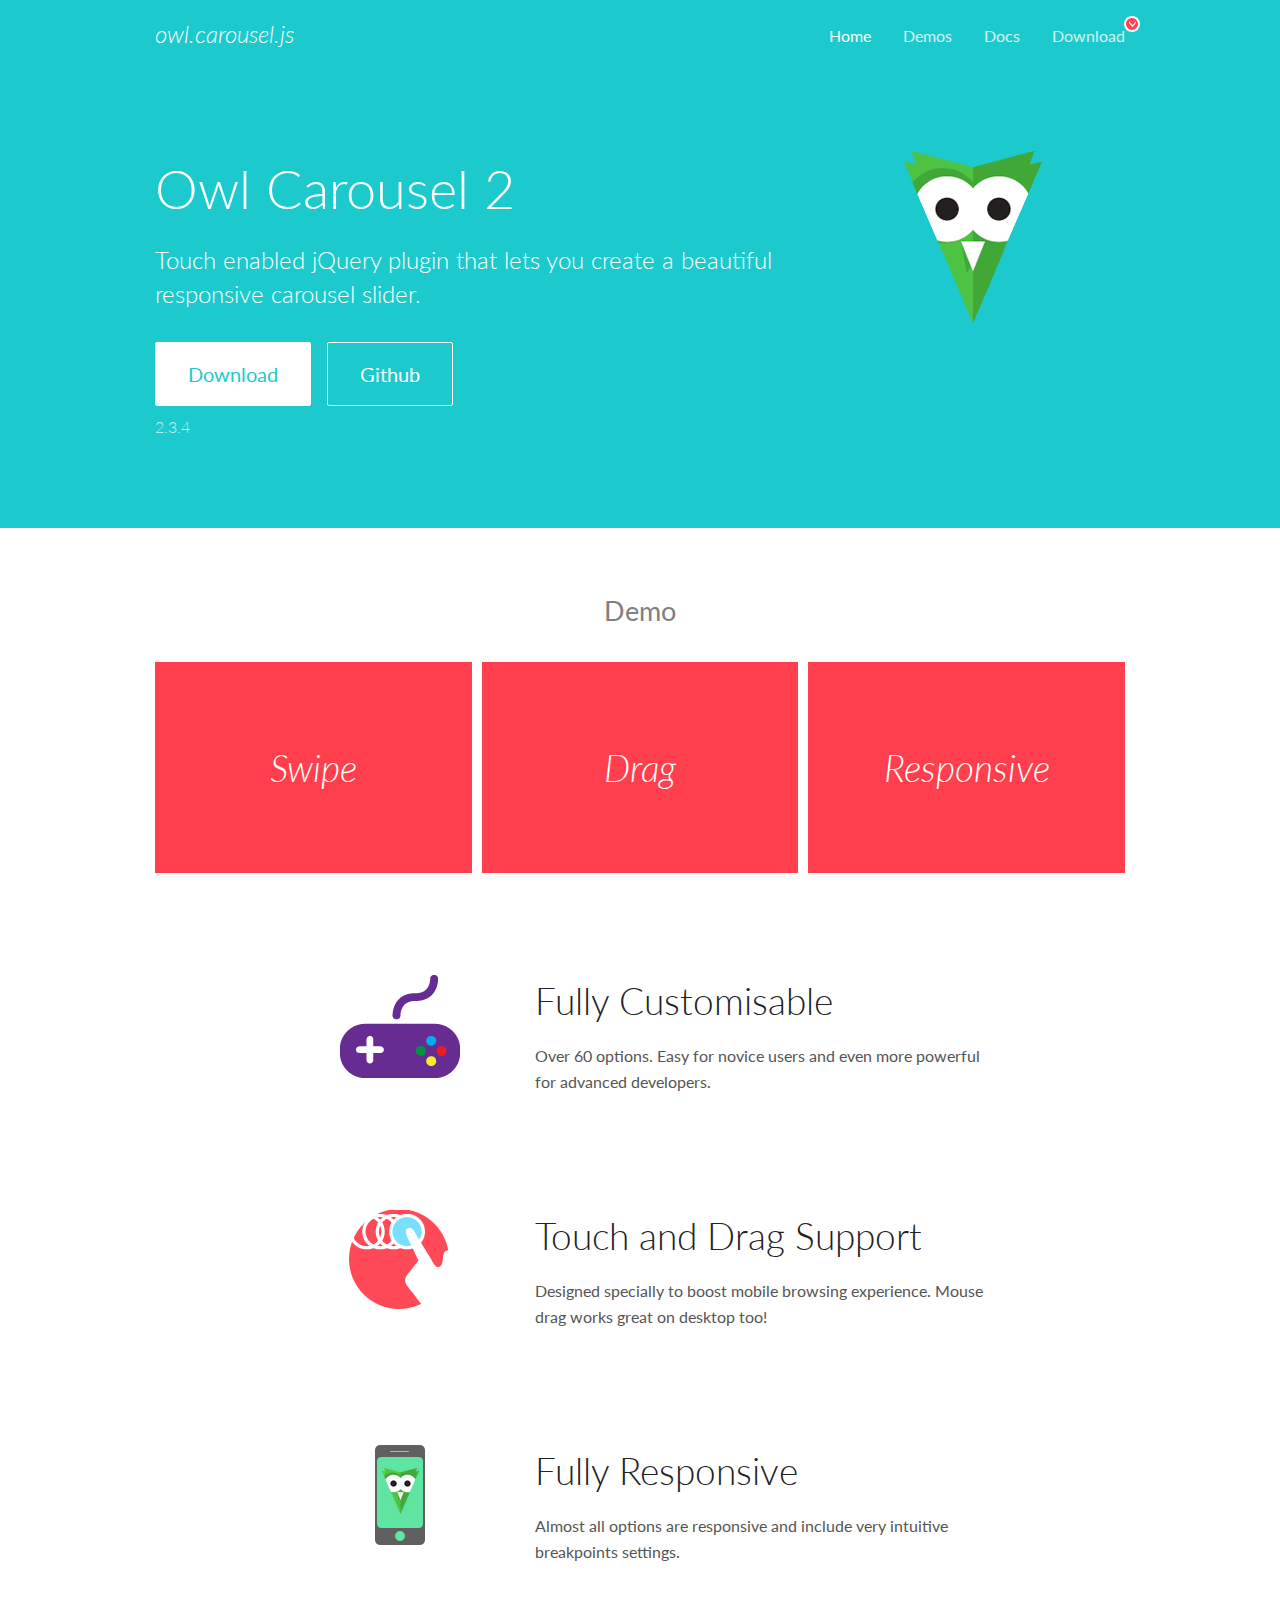
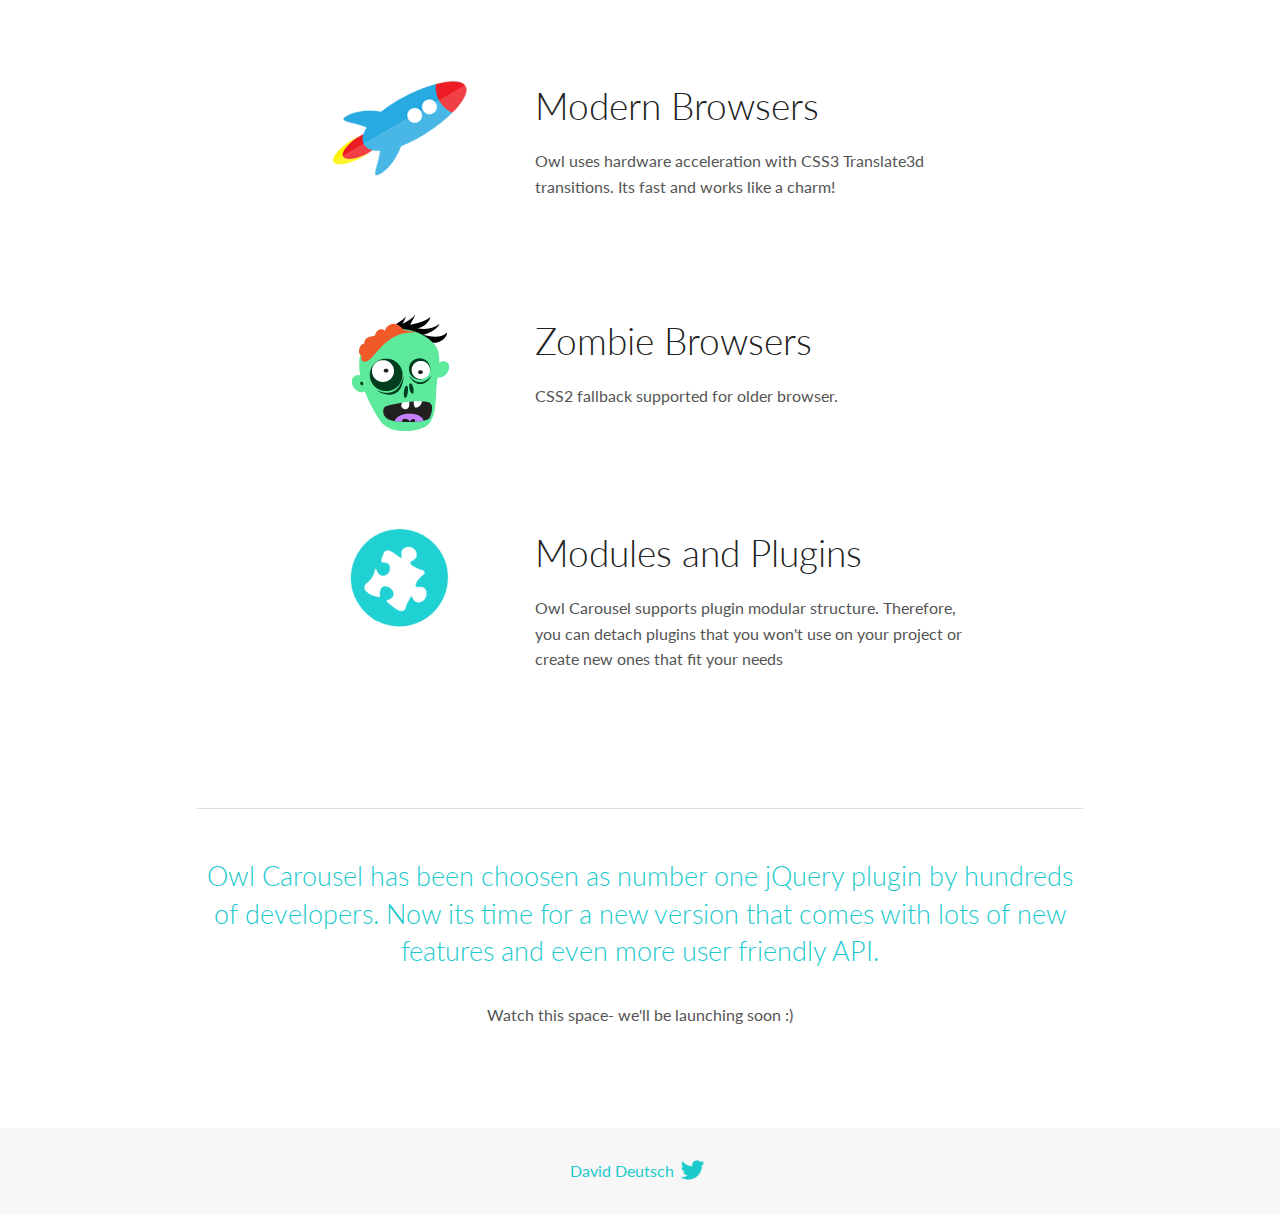
<file: assets/OwlCarousel2-2.3.4/docs/index.html>
<!DOCTYPE html>
<html lang="en">
  <head>

    <!-- head -->
    <meta charset="utf-8">
    <meta name="msapplication-tap-highlight" content="no" />
    <meta name="viewport" content="width=device-width, initial-scale=1.0" />
    <meta name="description" content="Touch enabled jQuery plugin that lets you create beautiful responsive carousel slider.">
    <meta name="author" content="David Deutsch">
    <title>
      Home | Owl Carousel | 2.3.4
    </title>

    <!-- Stylesheets -->
    <link href='https://fonts.googleapis.com/css?family=Lato:300,400,700,400italic,300italic' rel='stylesheet' type='text/css'>
    <link rel="stylesheet" href="assets/css/docs.theme.min.css">

    <!-- Owl Stylesheets -->
    <link rel="stylesheet" href="assets/owlcarousel/assets/owl.carousel.min.css">
    <link rel="stylesheet" href="assets/owlcarousel/assets/owl.theme.default.min.css">

    <!-- HTML5 shim and Respond.js IE8 support of HTML5 elements and media queries -->

    <!--[if lt IE 9]>
      <script src="https://oss.maxcdn.com/libs/html5shiv/3.7.0/html5shiv.js"></script>
      <script src="https://oss.maxcdn.com/libs/respond.js/1.3.0/respond.min.js"></script>
    <![endif]-->

    <!-- Favicons -->
    <link rel="apple-touch-icon-precomposed" sizes="144x144" href="assets/ico/apple-touch-icon-144-precomposed.png">
    <link rel="shortcut icon" href="assets/ico/favicon.png">
    <link rel="shortcut icon" href="favicon.ico">

    <!-- Yeah i know js should not be in header. Its required for demos.-->

    <!-- javascript -->
    <script src="assets/vendors/jquery.min.js"></script>
    <script src="assets/owlcarousel/owl.carousel.js"></script>
  </head>
  <body>

    <!-- header -->
    <header class="header">
      <div class="row">
        <div class="large-12 columns">
          <div class="brand left">
            <h3>
              <a href="/OwlCarousel2/">owl.carousel.js</a> 
            </h3>
          </div>
          <a id="toggle-nav" class="right">
            <span></span> <span></span> <span></span> 
          </a> 
          <div class="nav-bar">
            <ul class="clearfix">
              <li class="active">
                <a href="/OwlCarousel2/index.html">Home</a> 
              </li>
              <li> <a href="/OwlCarousel2/demos/demos.html">Demos</a>  </li>
              <li> <a href="/OwlCarousel2/docs/started-welcome.html">Docs</a>  </li>
              <li>
                <a href="https://github.com/OwlCarousel2/OwlCarousel2/archive/2.3.4.zip">Download</a> 
                <span class="download"></span> 
              </li>
            </ul>
          </div>
        </div>
      </div>
    </header>

    <!-- home panel -->
    <section id="hero">
      <div class="row">
        <div class="large-8 medium-8 columns">
          <h1>Owl Carousel 2</h1>
          <h4>Touch enabled jQuery plugin that lets you create a beautiful responsive carousel slider.</h4>
          <a href="https://github.com/OwlCarousel2/OwlCarousel2/archive/2.3.4.zip" class="hero-button">Download</a> 
          <a href="https://github.com/OwlCarousel2/OwlCarousel2" class="hero-button outline">Github</a> 
          <p>2.3.4</p>
        </div>
        <div class="large-4 medium-4 columns">
          <img class="owl-logo" src="assets/img/owl-logo.png" alt="mr. Owl">
        </div>
      </div>
    </section>

    <!-- body -->
    <div class="home-demo">
      <div class="row">
        <div class="large-12 columns">
          <h3>Demo</h3>
          <div class="owl-carousel">
            <div class="item">
              <h2>Swipe</h2>
            </div>
            <div class="item">
              <h2>Drag</h2>
            </div>
            <div class="item">
              <h2>Responsive</h2>
            </div>
            <div class="item">
              <h2>CSS3</h2>
            </div>
            <div class="item">
              <h2>Fast</h2>
            </div>
            <div class="item">
              <h2>Easy</h2>
            </div>
            <div class="item">
              <h2>Free</h2>
            </div>
            <div class="item">
              <h2>Upgradable</h2>
            </div>
            <div class="item">
              <h2>Tons of options</h2>
            </div>
            <div class="item">
              <h2>Infinity</h2>
            </div>
            <div class="item">
              <h2>Auto Width</h2>
            </div>
          </div>
        </div>
      </div>
    </div>
    <script>
      var owl = $('.owl-carousel');
      owl.owlCarousel({
        margin: 10,
        loop: true,
        responsive: {
          0: {
            items: 1
          },
          600: {
            items: 2
          },
          1000: {
            items: 3
          }
        }
      })
    </script>

    <!-- features -->
    <div id="features">
      <div class="row">
        <div class="small-12 medium-9 small-centered columns">
          <section class="row feature">
            <div class="medium-4 small-12 columns">
              <img src="assets/img/feature-options.png" alt="">
            </div>
            <div class="medium-8 small-12 columns">
              <h2>Fully Customisable</h2>
              <p>Over 60 options. Easy for novice users and even more powerful for advanced developers.</p>
            </div>
          </section>
          <section class="row feature">
            <div class="medium-4 small-12 columns">
              <img src="assets/img/feature-drag.png" alt="">
            </div>
            <div class="medium-8 small-12 columns">
              <h2>Touch and Drag Support</h2>
              <p>Designed specially to boost mobile browsing experience. Mouse drag works great on desktop too!</p>
            </div>
          </section>
          <section class="row feature">
            <div class="medium-4 small-12 columns">
              <img src="assets/img/feature-responsive.png" alt="">
            </div>
            <div class="medium-8 small-12 columns">
              <h2>Fully Responsive</h2>
              <p>Almost all options are responsive and include very intuitive breakpoints settings.</p>
            </div>
          </section>
          <section class="row feature">
            <div class="medium-4 small-12 columns">
              <img src="assets/img/feature-modern.png" alt="">
            </div>
            <div class="medium-8 small-12 columns">
              <h2>Modern Browsers</h2>
              <p>Owl uses hardware acceleration with CSS3 Translate3d transitions. Its fast and works like a charm! </p>
            </div>
          </section>
          <section class="row feature">
            <div class="medium-4 small-12 columns">
              <img src="assets/img/feature-zombie.png" alt="">
            </div>
            <div class="medium-8 small-12 columns">
              <h2>Zombie Browsers</h2>
              <p>CSS2 fallback supported for older browser.</p>
            </div>
          </section>
          <section class="row feature">
            <div class="medium-4 small-12 columns">
              <img src="assets/img/feature-module.png" alt="">
            </div>
            <div class="medium-8 small-12 columns">
              <h2>Modules and Plugins</h2>
              <p>Owl Carousel supports plugin modular structure. Therefore, you can detach plugins that you won&#x27;t use on your project or create new ones that fit your needs</p>
            </div>
          </section>
        </div>
      </div>
    </div>

    <!-- footer -->
    <section id="teaser-text">
      <div class="row">
        <div class="small-12 medium-11 small-centered columns">
          <hr>
          <h3 id="owl-carousel-has-been-choosen-as-number-one-jquery-plugin-by-hundreds-of-developers-now-its-time-for-a-new-version-that-comes-with-lots-of-new-features-and-even-more-user-friendly-api-">Owl Carousel has been choosen as number one jQuery plugin by hundreds of developers. Now its time for a new version that comes with lots of new features and even more user friendly API.</h3>
          <p>Watch this space- we&#39;ll be launching soon :)</p>
        </div>
      </div>
    </section>

    <!-- footer -->
    <footer class="footer">
      <div class="row">
        <div class="large-12 columns">
          <h5>
            <a href="/OwlCarousel2/docs/support-contact.html">David Deutsch</a> 
            <a id="custom-tweet-button" href="https://twitter.com/share?url=https://github.com/OwlCarousel2/OwlCarousel2&text=Owl Carousel - This is so awesome! " target="_blank"></a> 
          </h5>
        </div>
      </div>
    </footer>

    <!-- vendors -->
    <script src="assets/vendors/highlight.js"></script>
    <script src="assets/js/app.js"></script>
  </body>
</html>
</file>
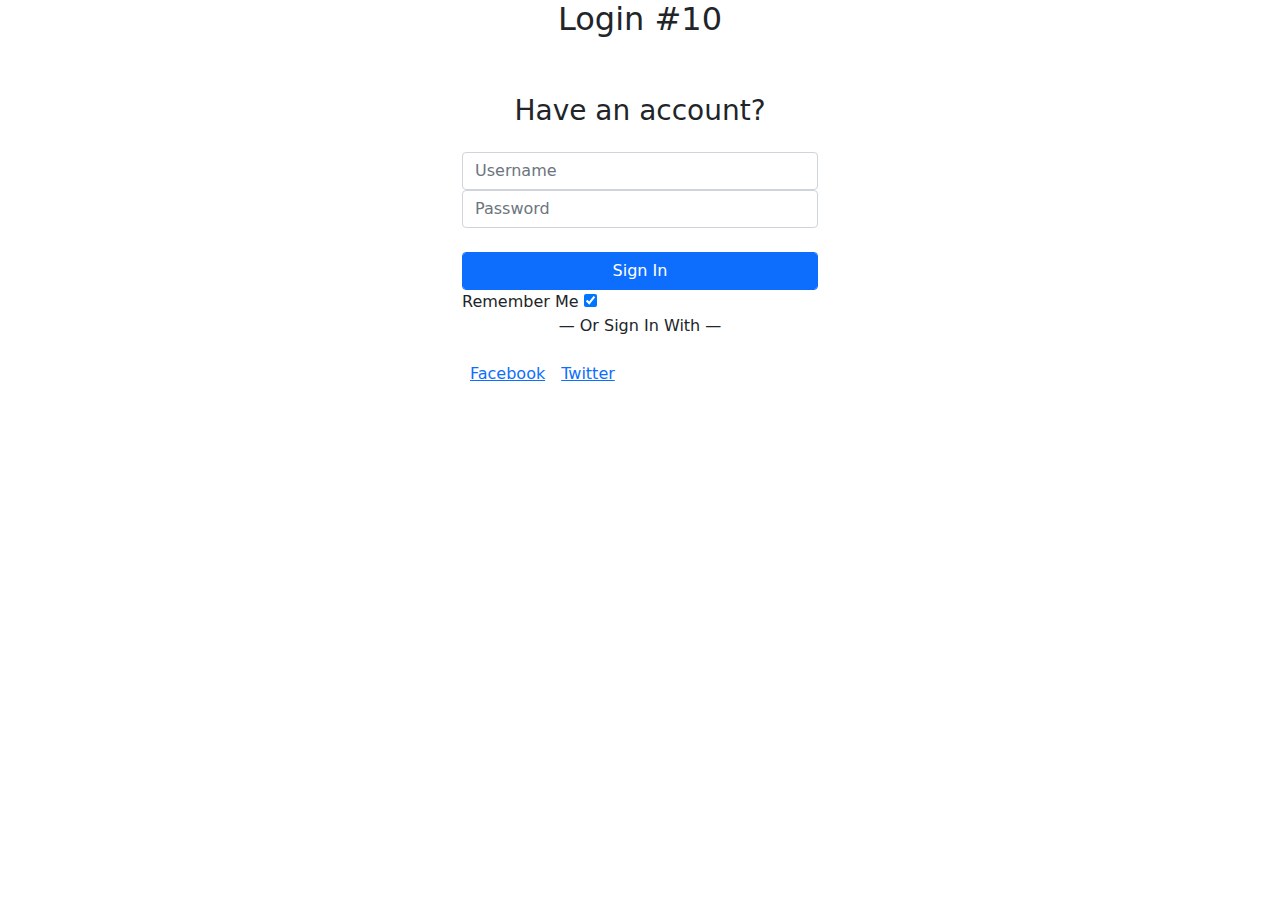
<file: login.html>
<!DOCTYPE html>
<html lang="en">
<head>
    <meta charset="UTF-8">
    <meta http-equiv="X-UA-Compatible" content="IE=edge">
    <meta name="viewport" content="width=device-width, initial-scale=1.0">
    <title>Document</title>
    <link rel="stylesheet" href="https://cdnjs.cloudflare.com/ajax/libs/font-awesome/6.3.0/css/all.min.css"
        integrity="sha512-SzlrxWUlpfuzQ+pcUCosxcglQRNAq/DZjVsC0lE40xsADsfeQoEypE+enwcOiGjk/bSuGGKHEyjSoQ1zVisanQ=="
        crossorigin="anonymous" referrerpolicy="no-referrer" />
    <link rel="stylesheet" href="./assets/Bootstrap/css/bootstrap.min.css" />
    <link rel="stylesheet" href="./assets/css/button.css">
    <link rel="stylesheet" href="./assets/css/hamburgermenu.css">
    <link rel="stylesheet" href="./assets/OwlCarousel2-2.3.4/dist/assets/owl.carousel.min.css">
    <link rel="stylesheet" href="./assets/OwlCarousel2-2.3.4/dist/assets/owl.theme.default.min.css">
    <link rel="stylesheet" href="./assets/slick-1.8.1/slick/slick.css">
    <link rel="stylesheet" href="./assets/slick-1.8.1/slick/slick-theme.css">
    <link rel="stylesheet" href="./assets/scss/login.css" />
</head>
<body>
    <section class="ftco-section">
		<div class="container">
			<div class="row justify-content-center">
				<div class="col-md-6 text-center mb-5">
					<h2 class="heading-section">Login #10</h2>
				</div>
			</div>
			<div class="row justify-content-center">
				<div class="col-md-6 col-lg-4">
					<div class="login-wrap p-0">
		      	<h3 class="mb-4 text-center">Have an account?</h3>
		      	<form action="#" class="signin-form">
		      		<div class="form-group">
		      			<input type="text" class="form-control" placeholder="Username" required>
		      		</div>
	            <div class="form-group">
	              <input id="password-field" type="password" class="form-control" placeholder="Password" required>
	              <span toggle="#password-field" class="fa fa-fw fa-eye field-icon toggle-password"></span>
	            </div>
	            <div class="form-group">
	            	<button type="submit" class="form-control btn btn-primary submit px-3">Sign In</button>
	            </div>
	            <div class="form-group d-md-flex">
	            	<div class="w-50">
		            	<label class="checkbox-wrap checkbox-primary">Remember Me
									  <input type="checkbox" checked>
									  <span class="checkmark"></span>
									</label>
								</div>
								<div class="w-50 text-md-right">
									<a href="#" style="color: #fff">Forgot Password</a>
								</div>
	            </div>
	          </form>
	          <p class="w-100 text-center">&mdash; Or Sign In With &mdash;</p>
	          <div class="social d-flex text-center">
	          	<a href="#" class="px-2 py-2 mr-md-1 rounded"><span class="ion-logo-facebook mr-2"></span> Facebook</a>
	          	<a href="#" class="px-2 py-2 ml-md-1 rounded"><span class="ion-logo-twitter mr-2"></span> Twitter</a>
	          </div>
		      </div>
				</div>
			</div>
		</div>
	</section>

    <script src="https://cdnjs.cloudflare.com/ajax/libs/jquery/3.6.4/jquery.min.js"
    integrity="sha512-pumBsjNRGGqkPzKHndZMaAG+bir374sORyzM3uulLV14lN5LyykqNk8eEeUlUkB3U0M4FApyaHraT65ihJhDpQ=="
    crossorigin="anonymous" referrerpolicy="no-referrer"></script>
<script src="./assets/slick-1.8.1/slick/slick.min.js"></script>
<script src="./assets/OwlCarousel2-2.3.4/"></script>
<script src="./assets/js/hamburgermenu.js"></script>
<script src="/assets/js/index.js"></script>
</body>
</html>
</file>
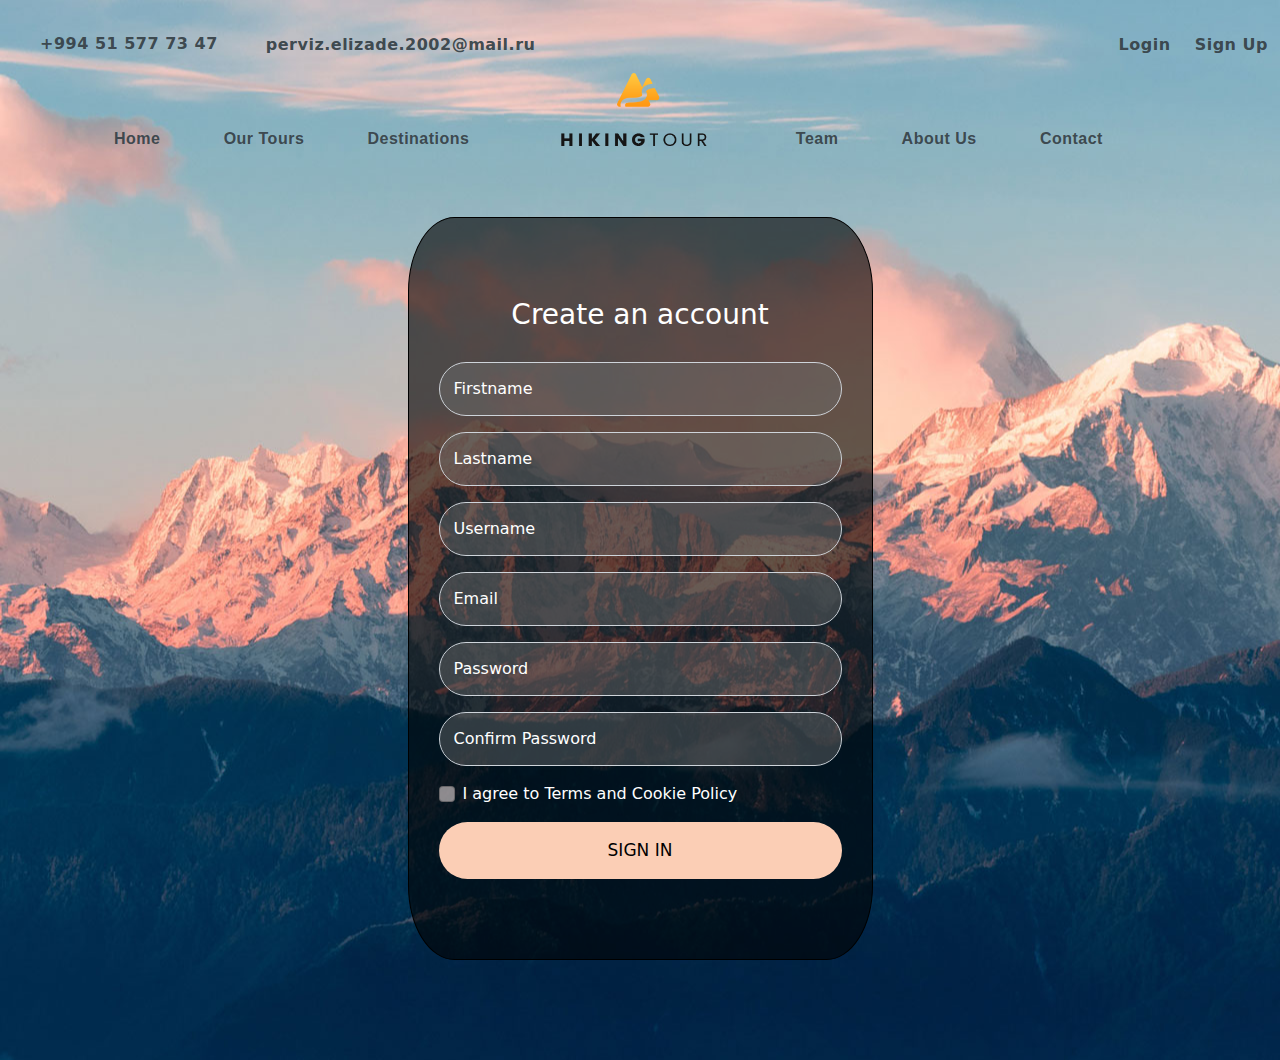
<file: register.html>
<!DOCTYPE html>
<html lang="en">

<head>
    <meta charset="UTF-8">
    <meta http-equiv="X-UA-Compatible" content="IE=edge">
    <meta name="viewport" content="width=device-width, initial-scale=1.0">
    <title>Document</title>
    <link rel="stylesheet" href="https://cdnjs.cloudflare.com/ajax/libs/font-awesome/6.3.0/css/all.min.css"
        integrity="sha512-SzlrxWUlpfuzQ+pcUCosxcglQRNAq/DZjVsC0lE40xsADsfeQoEypE+enwcOiGjk/bSuGGKHEyjSoQ1zVisanQ=="
        crossorigin="anonymous" referrerpolicy="no-referrer" />
    <link rel="stylesheet" href="./assets/Bootstrap/css/bootstrap.min.css" />
    <link rel="stylesheet" href="./assets/css/button.css">
    <link rel="stylesheet" href="./assets/css/hamburgermenu.css">
    <link rel="stylesheet" href="./assets/OwlCarousel2-2.3.4/dist/assets/owl.carousel.min.css">
    <link rel="stylesheet" href="./assets/OwlCarousel2-2.3.4/dist/assets/owl.theme.default.min.css">
    <link rel="stylesheet" href="./assets/slick-1.8.1/slick/slick.css">
    <link rel="stylesheet" href="./assets/slick-1.8.1/slick/slick-theme.css">
    <link rel="stylesheet" href="./assets/scss/register.css" />
</head>

<body>
    <header>
        <div id="topheader">
            <div class="container-fluid">
                <div class="row d-flex">
                    <div class="leftside col-lg-6 col-md-6 d-flex">
                        <div class="phone d-flex ">
                            <i class="fa-solid fa-phone"></i>
                            <a style="text-decoration: none;" href="tel:+9945157773">
                                <p>+994 51 577 73 47</p>
                            </a>
                        </div>
                        <div class="email d-md-none d-lg-block">
                            <i class="fa-solid  fa-envelope"></i>
                            <p><a style="text-decoration: none;" href="mailto:">perviz.elizade.2002@mail.ru</a></p>
                        </div>
                    </div>
                    <div class="rightside d-flex col-md-6 col-lg-6 ">
                        <div>
                            <a href="https://www.facebook.com/"><i class="fa-brands fa-square-facebook"></i></a>
                            <a href="https://www.flickr.com/"><i class="fa-brands fa-flickr"></i></a>
                            <a href="https://support.google.com/answer/2451065?hl=en"><i
                                    class="fa-brands fa-square-google-plus"></i></a>
                            <a href="https://twitter.com/"><i class="fa-brands fa-square-twitter"></i></a>
                            <a href=""><i class="fa-solid fa-lock"></i></a>
                            <span><a style="text-decoration: none;" href="./login.html">Login</a></span>
                            <i class="fa-solid fa-user"></i>
                            <span><a style="text-decoration: none;" href="./register.html">Sign Up</a></span>
                        </div>
                    </div>
                </div>
            </div>
        </div>

        <div id="bottomheader">
            <div class="container">
                <div class="row d-flex">
                    <div class="col-lg-11 d-lg-block d-md-none logoside">
                        <ul>
                            <li><a href="./index.html"> Home </a></li>
                            <li><a href="./tours.html"> Our Tours </a></li>
                            <li><a href="./destinations.html"> Destinations </a></li>
                            <li><a href="./index.html"><img src="./assets/images/slider/logo-hiking-1.png" alt=""></a>
                            </li>
                            <li><a href="./team.html"> Team</a></li>
                            <li><a href="./about.html"> About Us </a></li>
                            <li><a href="./contact.html"> Contact </a></li>
                        </ul>
                    </div>
                    <div class="mobile-logo d-flex align-items-center col-md-6 d-lg-none ">
                        <a href="./index.html"><img src="./assets/images/slider/logo-hiking-mobile-1.png" alt=""></a>
                    </div>
                    <div class="basketside col-lg-1 col-md-6 d-flex justify-content-end">
                        <i class="fa-solid basket fa-cart-shopping"></i>
                        <div class="hamburgermenu d-lg-none">
                            <ul class="toggle">
                                <li></li>
                                <li></li>
                                <li></li>
                            </ul>
                            <div class="sidebar">
                                <img src="./assets/images/slider/asets_20.jpg">
                                <ul class="menu">
                                    <li><a href="./index.html"> Home </a></li>
                                    <li><a href="./tours.html"> Our Tours </a></li>
                                    <li><a href="./search.html"> Tour Search </a></li>
                                    <li><a href="./destinations.html"> Destinations </a></li>
                                    <li><a href="./about.html"> About </a></li>
                                    <li><a href="./contact.html"> Contact </a></li>
                                </ul>
                            </div>
                        </div>
                    </div>

                </div>
            </div>
        </div>


        <div class="basket-menu d-none inside">
            <div class="title">
                <h5>Cart</h5>
                <i class="fa-solid X fa-x"></i>
            </div>

            <div class="items">             
                <div class="item">
                    <div class="image">
                        <img src="./assets/images/toursphotos/1f32b7f3-04e6-4a37-836b-817620cb5565.jpg" alt="">
                    </div>
                    <div class="desc">
                        <div class="about"><span class="count">5 x</span> <h6 class="name">Montenegro Hiking-Via Dinarica</h6></div>
                        <br><h5>$890.90</h5>
                    </div>
                    <div class="trash">
                        <i class="fa-solid fa-trash"></i>
                    </div>
                </div>
                <hr>
                <div class="item">
                    <div class="image">
                        <img src="./assets/images/toursphotos/1f32b7f3-04e6-4a37-836b-817620cb5565.jpg" alt="">
                    </div>
                    <div class="desc">
                        <div class="about"><span class="count">5 x</span> <h6 class="name">Montenegro Hiking-Via Dinarica</h6></div>
                        <br><h5>$890.90</h5>
                    </div>
                    <div class="trash">
                        <i class="fa-solid fa-trash"></i>
                    </div>
                </div>
                <hr>
                <div class="item">
                    <div class="image">
                        <img src="./assets/images/toursphotos/1f32b7f3-04e6-4a37-836b-817620cb5565.jpg" alt="">
                    </div>
                    <div class="desc">
                        <div class="about"><span class="count">5 x</span> <h6 class="name">Montenegro Hiking-Via Dinarica</h6></div>
                        <br><h5>$890.90</h5>
                    </div>
                    <div class="trash">
                        <i class="fa-solid fa-trash"></i>
                    </div>
                </div>
                <hr>
                <div class="item">
                    <div class="image">
                        <img src="./assets/images/toursphotos/1f32b7f3-04e6-4a37-836b-817620cb5565.jpg" alt="">
                    </div>
                    <div class="desc">
                        <div class="about"><span class="count">5 x</span> <h6 class="name">Montenegro Hiking-Via Dinarica</h6></div>
                        <br><h5>$890.90</h5>
                    </div>
                    <div class="trash">
                        <i class="fa-solid fa-trash"></i>
                    </div>
                </div>
                <hr>

                <div class="item">
                    <div class="image">
                        <img src="./assets/images/toursphotos/1f32b7f3-04e6-4a37-836b-817620cb5565.jpg" alt="">
                    </div>
                    <div class="desc">
                        <div class="about"><span class="count">5 x</span> <h6 class="name">Montenegro Hiking-Via Dinarica</h6></div>
                        <br><h5>$890.90</h5>
                    </div>
                    <div class="trash">
                        <i class="fa-solid fa-trash"></i>
                    </div>
                </div>
                <hr>
            </div>

            <div class="subtotal">
                <h4>Subtotal</h4>
                <h6 id="subtotal">$340</h6>
            </div>

           <div class="button">
            <button class="btn ">Checkout</button>
           </div>

           <div class="closebutton">
            <button class="btn btn-dark">Close</button>
           </div>

           
        </div>
    </header>

    <main>
        <div class="container">
            <div class="row">
                <div class="allform">
                    <div class="col-lg-5 col-md-9">
                        <h3>Create an account</h3>
                        <form>
                            <div class="mb-3">
                                <input type="text" placeholder="Firstname" class="form-control"
                                    id="exampleInputFirstName1" aria-describedby="Firstname">
                            </div>
                            <div class="mb-3">
                                <input type="text" placeholder="Lastname" class="form-control"
                                    id="exampleInputLastname1" aria-describedby="Lastname">
                            </div>
                            <div class="mb-3">
                                <input type="text" placeholder="Username" class="form-control" id="exampleInputEmail1"
                                    aria-describedby="emailHelp">
                            </div>
                            <div class="mb-3">
                                <input type="email" placeholder="Email" class="form-control" id="exampleInputEmail">
                            </div>
                            <div class="mb-3">
                                <input type="password" placeholder="Password" class="form-control"
                                    id="exampleInputPassword1">
                            </div>
                            <div class="mb-3">
                                <input type="password" placeholder="Confirm Password" class="form-control"
                                    id="exampleInputConfirmPassword1 " aria-describedby="Confirm"">
                      </div>
                    <div class=" mb-3 form-check">
                                <input type="checkbox" class="form-check-input checkbox" id="exampleCheck1">
                                <label class="form-check-label" for="exampleCheck1">I agree to Terms and Cookie
                                    Policy</label>
                            </div>
                            <button type="submit" class="btn ">Sign in</button>
                        </form>
                    </div>
                </div>
            </div>
        </div>
    </main>


    <script src="https://cdnjs.cloudflare.com/ajax/libs/jquery/3.6.4/jquery.min.js"
        integrity="sha512-pumBsjNRGGqkPzKHndZMaAG+bir374sORyzM3uulLV14lN5LyykqNk8eEeUlUkB3U0M4FApyaHraT65ihJhDpQ=="
        crossorigin="anonymous" referrerpolicy="no-referrer"></script>
    <script src="./assets/slick-1.8.1/slick/slick.min.js"></script>
    <script src="./assets/OwlCarousel2-2.3.4/"></script>
    <script src="./assets/js/hamburgermenu.js"></script>
    <script src="./assets/js/basket.js"></script>
    <script src="/assets/js/index.js"></script>
</body>

</html>
</file>
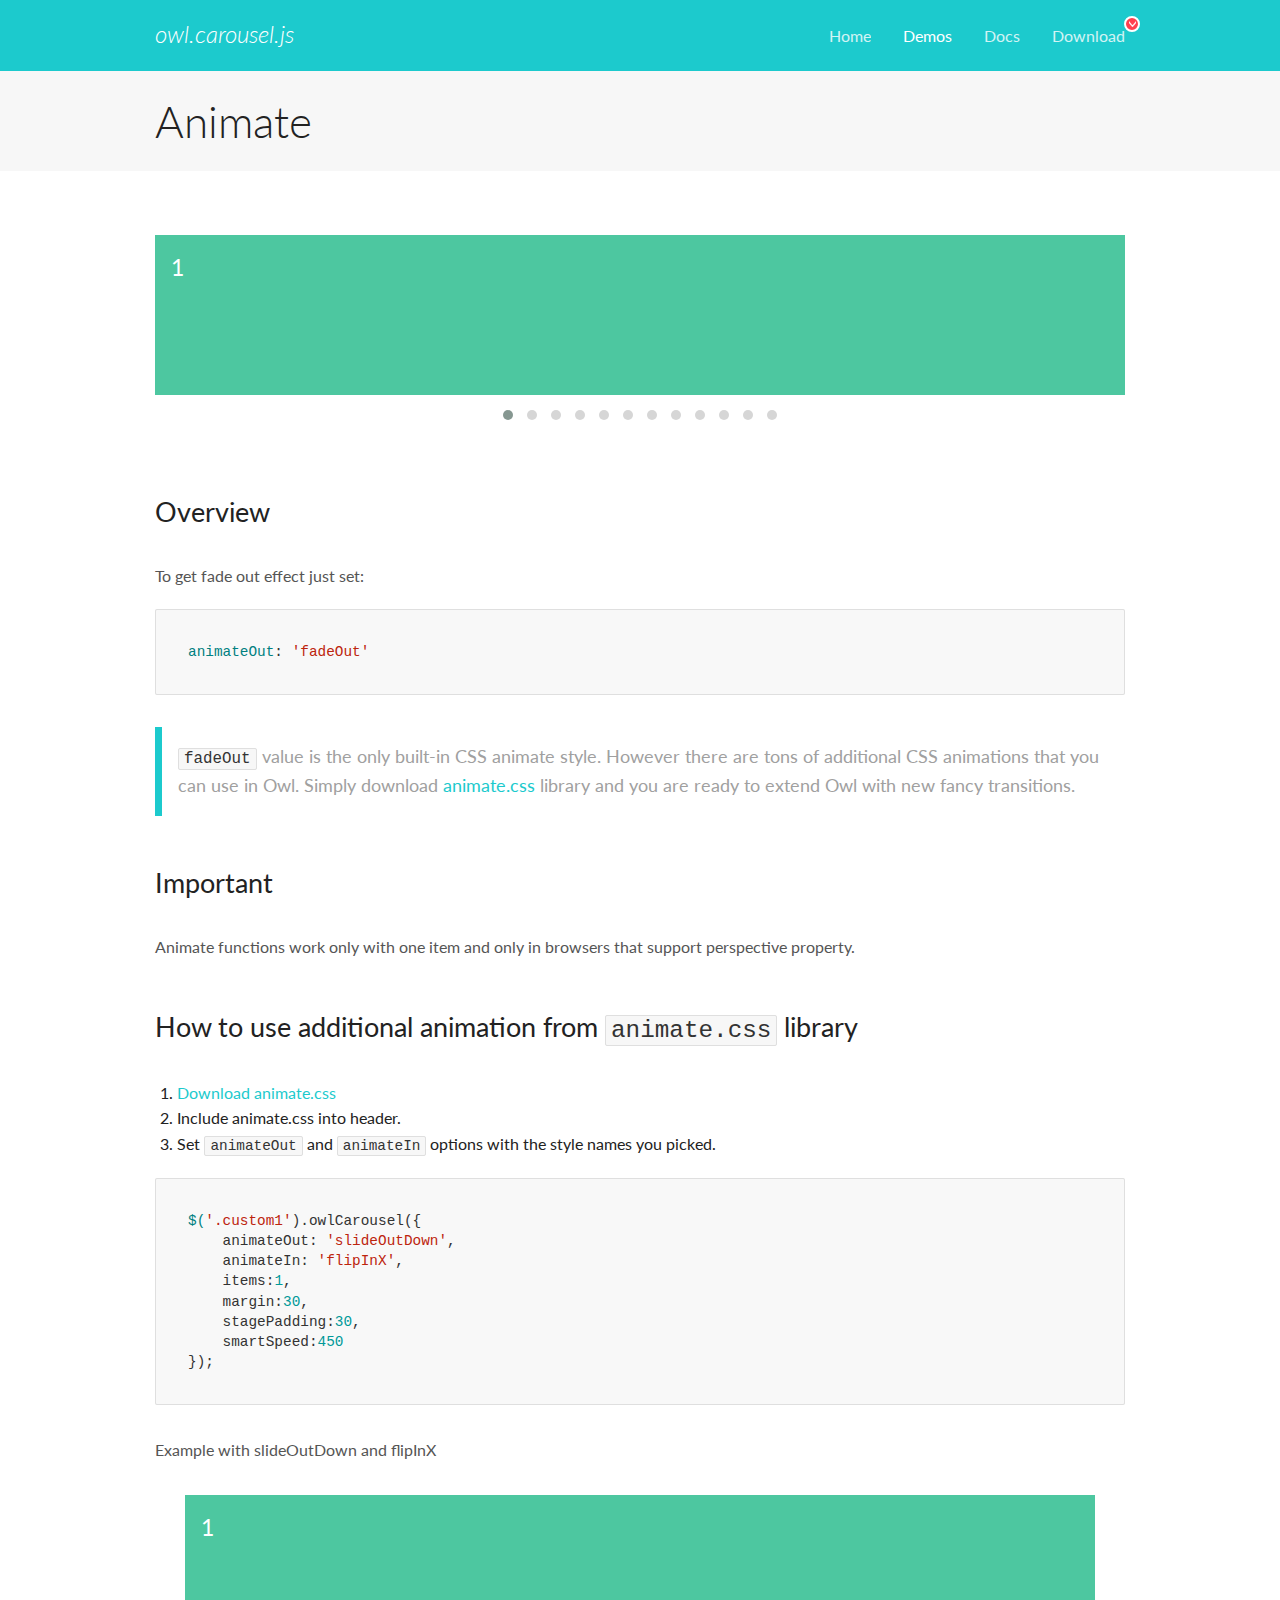
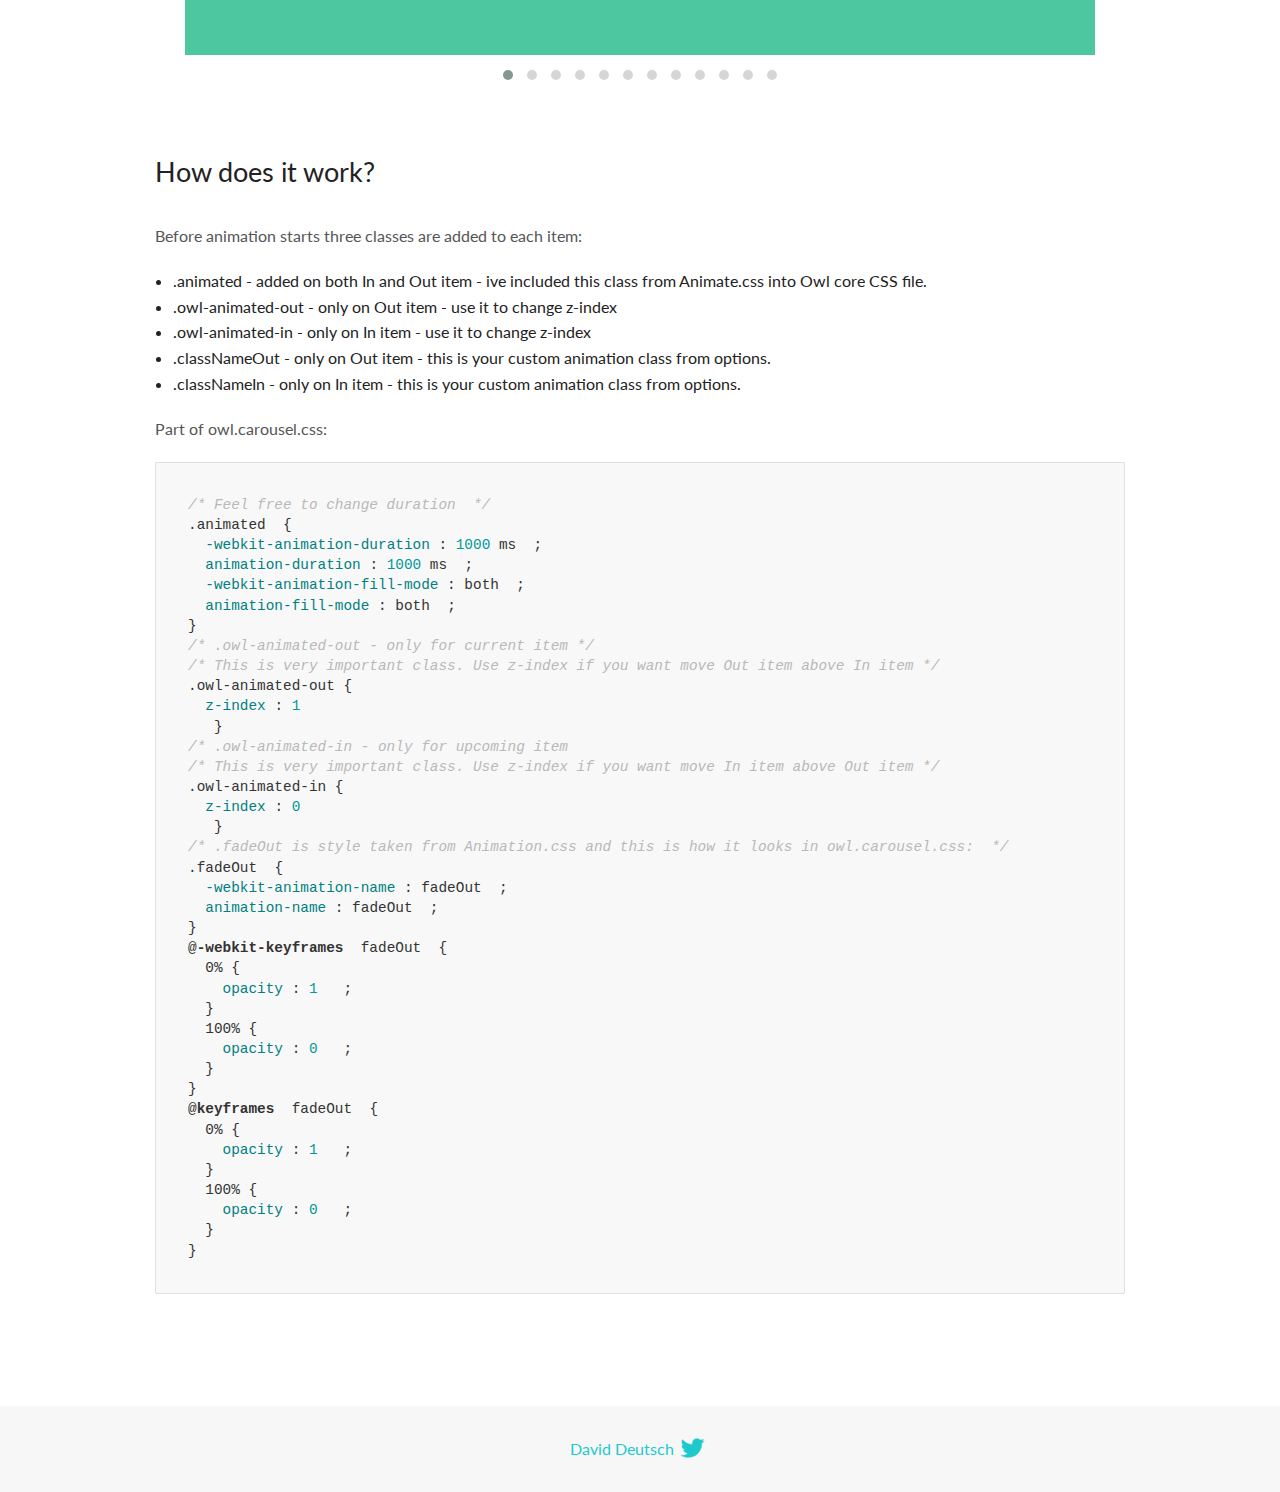
<file: assets/OwlCarousel2-2.3.4/docs/demos/animate.html>
<!DOCTYPE html>
<html lang="en">
  <head>

    <!-- head -->
    <meta charset="utf-8">
    <meta name="msapplication-tap-highlight" content="no" />
    <meta name="viewport" content="width=device-width, initial-scale=1.0" />
    <meta name="description" content="Animate carousel">
    <meta name="author" content="David Deutsch">
    <title>
      Animate Demo | Owl Carousel | 2.3.4
    </title>

    <!-- Stylesheets -->
    <link href='https://fonts.googleapis.com/css?family=Lato:300,400,700,400italic,300italic' rel='stylesheet' type='text/css'>
    <link rel="stylesheet" href="../assets/css/docs.theme.min.css">

    <!-- Owl Stylesheets -->
    <link rel="stylesheet" href="../assets/owlcarousel/assets/owl.carousel.min.css">
    <link rel="stylesheet" href="../assets/owlcarousel/assets/owl.theme.default.min.css">

    <!-- HTML5 shim and Respond.js IE8 support of HTML5 elements and media queries -->

    <!--[if lt IE 9]>
      <script src="https://oss.maxcdn.com/libs/html5shiv/3.7.0/html5shiv.js"></script>
      <script src="https://oss.maxcdn.com/libs/respond.js/1.3.0/respond.min.js"></script>
    <![endif]-->

    <!-- Favicons -->
    <link rel="apple-touch-icon-precomposed" sizes="144x144" href="../assets/ico/apple-touch-icon-144-precomposed.png">
    <link rel="shortcut icon" href="../assets/ico/favicon.png">
    <link rel="shortcut icon" href="favicon.ico">

    <!-- Yeah i know js should not be in header. Its required for demos.-->

    <!-- javascript -->
    <script src="../assets/vendors/jquery.min.js"></script>
    <script src="../assets/owlcarousel/owl.carousel.js"></script>
  </head>
  <body>

    <!-- header -->
    <header class="header">
      <div class="row">
        <div class="large-12 columns">
          <div class="brand left">
            <h3>
              <a href="/OwlCarousel2/">owl.carousel.js</a> 
            </h3>
          </div>
          <a id="toggle-nav" class="right">
            <span></span> <span></span> <span></span> 
          </a> 
          <div class="nav-bar">
            <ul class="clearfix">
              <li> <a href="/OwlCarousel2/index.html">Home</a>  </li>
              <li class="active">
                <a href="/OwlCarousel2/demos/demos.html">Demos</a> 
              </li>
              <li> <a href="/OwlCarousel2/docs/started-welcome.html">Docs</a>  </li>
              <li>
                <a href="https://github.com/OwlCarousel2/OwlCarousel2/archive/2.3.4.zip">Download</a> 
                <span class="download"></span> 
              </li>
            </ul>
          </div>
        </div>
      </div>
    </header>

    <!-- title -->
    <section class="title">
      <div class="row">
        <div class="large-12 columns">
          <h1>Animate</h1>
        </div>
      </div>
    </section>

    <!--  Demos -->
    <section id="demos">
      <div class="row">
        <div class="large-12 columns">
          <div class="fadeOut owl-carousel owl-theme">
            <div class="item">
              <h4>1</h4>
            </div>
            <div class="item">
              <h4>2</h4>
            </div>
            <div class="item">
              <h4>3</h4>
            </div>
            <div class="item">
              <h4>4</h4>
            </div>
            <div class="item">
              <h4>5</h4>
            </div>
            <div class="item">
              <h4>6</h4>
            </div>
            <div class="item">
              <h4>7</h4>
            </div>
            <div class="item">
              <h4>8</h4>
            </div>
            <div class="item">
              <h4>9</h4>
            </div>
            <div class="item">
              <h4>10</h4>
            </div>
            <div class="item">
              <h4>11</h4>
            </div>
            <div class="item">
              <h4>12</h4>
            </div>
          </div>
          <h3 id="overview">Overview</h3>
          <p>To get fade out effect just set:</p>
          <pre><code>animateOut: &#39;fadeOut&#39;</code></pre>
          <blockquote>
            <p><code>fadeOut</code> value is the only built-in CSS animate style. However there are tons of additional CSS animations that you can use in Owl. Simply download
              <a href="https://daneden.github.io/animate.css/">animate.css</a>  library and you are ready to extend Owl with new fancy transitions.</p>
          </blockquote>
          <h3 id="important">Important</h3>
          <p>Animate functions work only with one item and only in browsers that support perspective property.</p>
          <h3 id="how-to-use-additional-animation-from-animate-css-library">How to use additional animation from <code>animate.css</code> library</h3>
          <ol>
            <li> <a href="https://daneden.github.io/animate.css/">Download animate.css</a>  </li>
            <li>Include animate.css into header.</li>
            <li>Set <code>animateOut</code> and <code>animateIn</code> options with the style names you picked.</li>
          </ol>
          <pre><code>$(&#39;.custom1&#39;).owlCarousel({
    animateOut: &#39;slideOutDown&#39;,
    animateIn: &#39;flipInX&#39;,
    items:1,
    margin:30,
    stagePadding:30,
    smartSpeed:450
});</code></pre>
          <p>Example with slideOutDown and flipInX</p>
          <div class="custom1 owl-carousel owl-theme">
            <div class="item">
              <h4>1</h4>
            </div>
            <div class="item">
              <h4>2</h4>
            </div>
            <div class="item">
              <h4>3</h4>
            </div>
            <div class="item">
              <h4>4</h4>
            </div>
            <div class="item">
              <h4>5</h4>
            </div>
            <div class="item">
              <h4>6</h4>
            </div>
            <div class="item">
              <h4>7</h4>
            </div>
            <div class="item">
              <h4>8</h4>
            </div>
            <div class="item">
              <h4>9</h4>
            </div>
            <div class="item">
              <h4>10</h4>
            </div>
            <div class="item">
              <h4>11</h4>
            </div>
            <div class="item">
              <h4>12</h4>
            </div>
          </div>
          <h3 id="how-does-it-work-">How does it work?</h3>
          <p>Before animation starts three classes are added to each item:</p>
          <ul>
            <li>.animated - added on both In and Out item - ive included this class from Animate.css into Owl core CSS file.</li>
            <li>.owl-animated-out - only on Out item - use it to change z-index</li>
            <li>.owl-animated-in - only on In item - use it to change z-index</li>
            <li>.classNameOut - only on Out item - this is your custom animation class from options.</li>
            <li>.classNameIn - only on In item - this is your custom animation class from options.</li>
          </ul>
          <p>Part of owl.carousel.css:</p>
          <pre><code class="language-css"><span class="comment">/* Feel free to change duration  */</span> 
<span class="class">.animated</span>  <span class="rules">{
  <span class="rule"><span class="attribute">-webkit-animation-duration</span> :<span class="value"> <span class="number">1000</span> ms</span> </span> ;
  <span class="rule"><span class="attribute">animation-duration</span> :<span class="value"> <span class="number">1000</span> ms</span> </span> ;
  <span class="rule"><span class="attribute">-webkit-animation-fill-mode</span> :<span class="value"> both</span> </span> ;
  <span class="rule"><span class="attribute">animation-fill-mode</span> :<span class="value"> both</span> </span> ;
<span class="rule">}</span> </span> 
<span class="comment">/* .owl-animated-out - only for current item */</span> 
<span class="comment">/* This is very important class. Use z-index if you want move Out item above In item */</span> 
<span class="class">.owl-animated-out</span> <span class="rules">{
  <span class="rule"><span class="attribute">z-index</span> :<span class="value"> <span class="number">1</span> 
</span> </span> </span> }
<span class="comment">/* .owl-animated-in - only for upcoming item
/* This is very important class. Use z-index if you want move In item above Out item */</span> 
<span class="class">.owl-animated-in</span> <span class="rules">{
  <span class="rule"><span class="attribute">z-index</span> :<span class="value"> <span class="number">0</span> 
</span> </span> </span> }
<span class="comment">/* .fadeOut is style taken from Animation.css and this is how it looks in owl.carousel.css:  */</span> 
<span class="class">.fadeOut</span>  <span class="rules">{
  <span class="rule"><span class="attribute">-webkit-animation-name</span> :<span class="value"> fadeOut</span> </span> ;
  <span class="rule"><span class="attribute">animation-name</span> :<span class="value"> fadeOut</span> </span> ;
<span class="rule">}</span> </span> 
<span class="at_rule">@<span class="keyword">-webkit-keyframes</span>  fadeOut </span> {
  0% <span class="rules">{
    <span class="rule"><span class="attribute">opacity</span> :<span class="value"> <span class="number">1</span> </span> </span> ;
  <span class="rule">}</span> </span> 
  100% <span class="rules">{
    <span class="rule"><span class="attribute">opacity</span> :<span class="value"> <span class="number">0</span> </span> </span> ;
  <span class="rule">}</span> </span> 
}
<span class="at_rule">@<span class="keyword">keyframes</span>  fadeOut </span> {
  0% <span class="rules">{
    <span class="rule"><span class="attribute">opacity</span> :<span class="value"> <span class="number">1</span> </span> </span> ;
  <span class="rule">}</span> </span> 
  100% <span class="rules">{
    <span class="rule"><span class="attribute">opacity</span> :<span class="value"> <span class="number">0</span> </span> </span> ;
  <span class="rule">}</span> </span> 
}</code></pre>
          <link rel="stylesheet" href="../assets/css/animate.css">
          <script>
            jQuery(document).ready(function($) {
              $('.fadeOut').owlCarousel({
                items: 1,
                animateOut: 'fadeOut',
                loop: true,
                margin: 10,
              });
              $('.custom1').owlCarousel({
                animateOut: 'slideOutDown',
                animateIn: 'flipInX',
                items: 1,
                margin: 30,
                stagePadding: 30,
                smartSpeed: 450
              });
            });
          </script>
        </div>
      </div>
    </section>

    <!-- footer -->
    <footer class="footer">
      <div class="row">
        <div class="large-12 columns">
          <h5>
            <a href="/OwlCarousel2/docs/support-contact.html">David Deutsch</a> 
            <a id="custom-tweet-button" href="https://twitter.com/share?url=https://github.com/OwlCarousel2/OwlCarousel2&text=Owl Carousel - This is so awesome! " target="_blank"></a> 
          </h5>
        </div>
      </div>
    </footer>

    <!-- vendors -->
    <script src="../assets/vendors/highlight.js"></script>
    <script src="../assets/js/app.js"></script>
  </body>
</html>
</file>
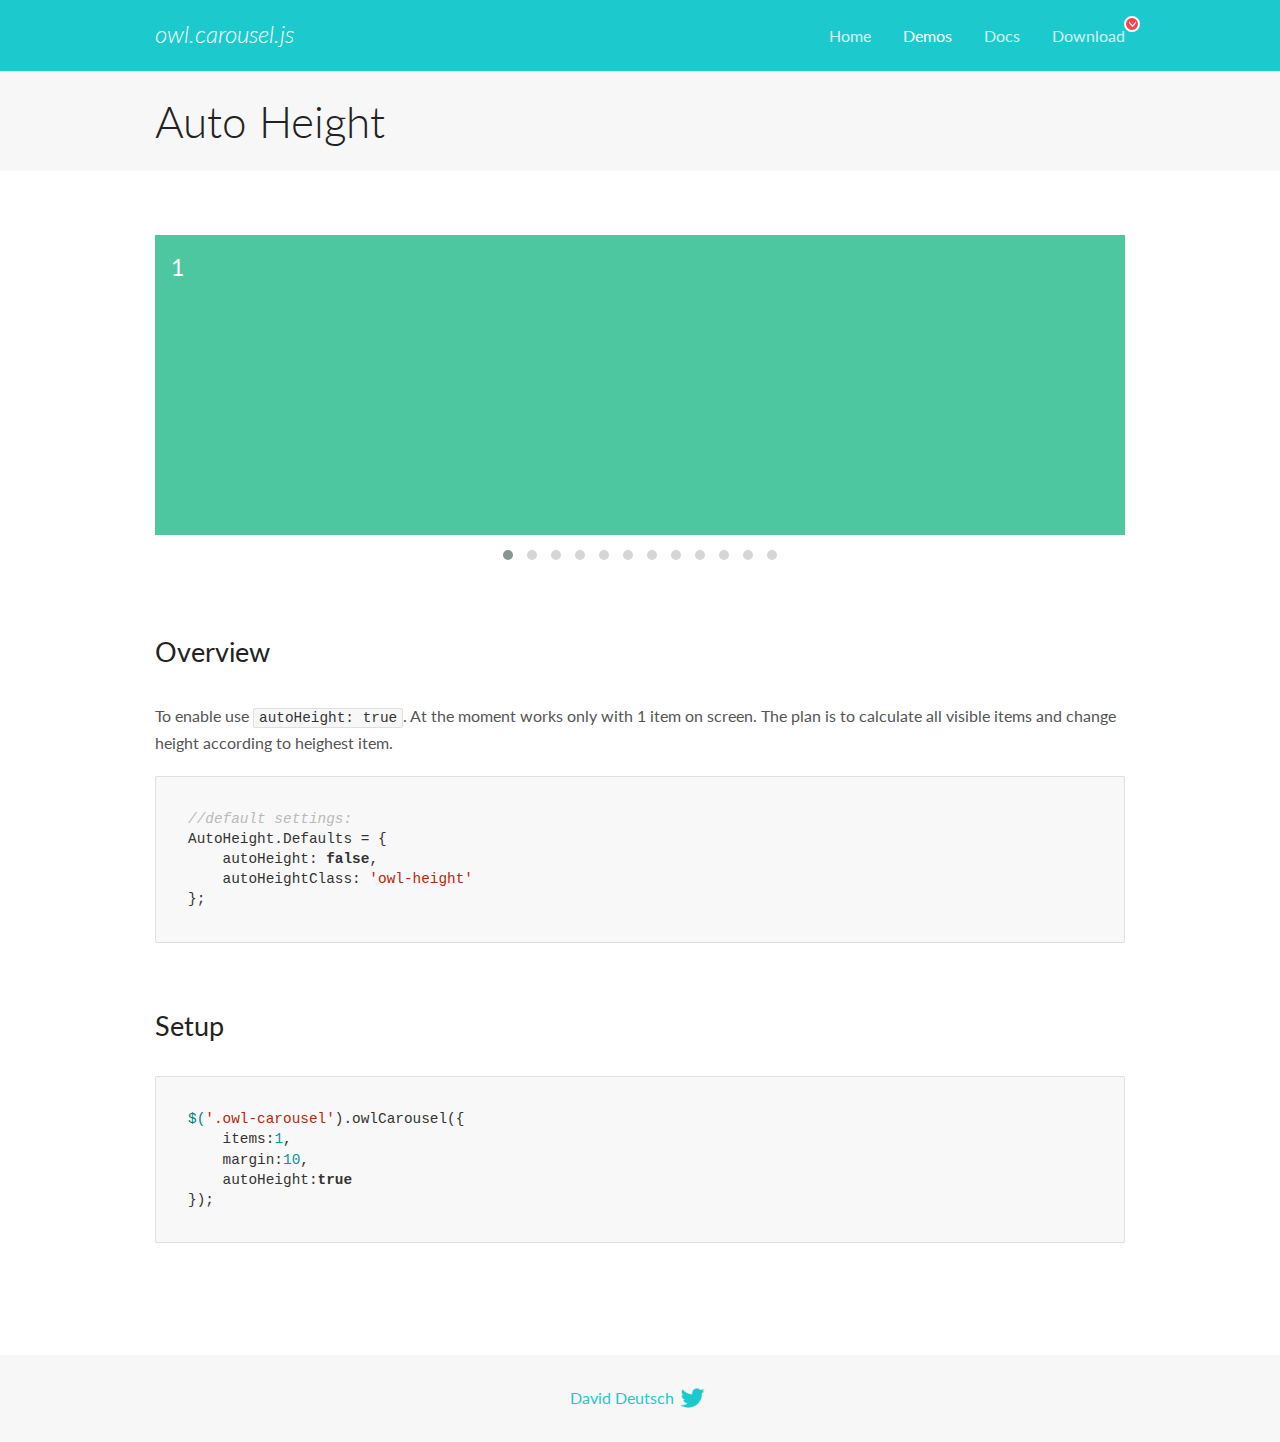
<file: assets/OwlCarousel2-2.3.4/docs/demos/autoheight.html>
<!DOCTYPE html>
<html lang="en">
  <head>

    <!-- head -->
    <meta charset="utf-8">
    <meta name="msapplication-tap-highlight" content="no" />
    <meta name="viewport" content="width=device-width, initial-scale=1.0" />
    <meta name="description" content="autoHeight usage demo">
    <meta name="author" content="David Deutsch">
    <title>
      Auto Height Demo | Owl Carousel | 2.3.4
    </title>

    <!-- Stylesheets -->
    <link href='https://fonts.googleapis.com/css?family=Lato:300,400,700,400italic,300italic' rel='stylesheet' type='text/css'>
    <link rel="stylesheet" href="../assets/css/docs.theme.min.css">

    <!-- Owl Stylesheets -->
    <link rel="stylesheet" href="../assets/owlcarousel/assets/owl.carousel.min.css">
    <link rel="stylesheet" href="../assets/owlcarousel/assets/owl.theme.default.min.css">

    <!-- HTML5 shim and Respond.js IE8 support of HTML5 elements and media queries -->

    <!--[if lt IE 9]>
      <script src="https://oss.maxcdn.com/libs/html5shiv/3.7.0/html5shiv.js"></script>
      <script src="https://oss.maxcdn.com/libs/respond.js/1.3.0/respond.min.js"></script>
    <![endif]-->

    <!-- Favicons -->
    <link rel="apple-touch-icon-precomposed" sizes="144x144" href="../assets/ico/apple-touch-icon-144-precomposed.png">
    <link rel="shortcut icon" href="../assets/ico/favicon.png">
    <link rel="shortcut icon" href="favicon.ico">

    <!-- Yeah i know js should not be in header. Its required for demos.-->

    <!-- javascript -->
    <script src="../assets/vendors/jquery.min.js"></script>
    <script src="../assets/owlcarousel/owl.carousel.js"></script>
  </head>
  <body>

    <!-- header -->
    <header class="header">
      <div class="row">
        <div class="large-12 columns">
          <div class="brand left">
            <h3>
              <a href="/OwlCarousel2/">owl.carousel.js</a> 
            </h3>
          </div>
          <a id="toggle-nav" class="right">
            <span></span> <span></span> <span></span> 
          </a> 
          <div class="nav-bar">
            <ul class="clearfix">
              <li> <a href="/OwlCarousel2/index.html">Home</a>  </li>
              <li class="active">
                <a href="/OwlCarousel2/demos/demos.html">Demos</a> 
              </li>
              <li> <a href="/OwlCarousel2/docs/started-welcome.html">Docs</a>  </li>
              <li>
                <a href="https://github.com/OwlCarousel2/OwlCarousel2/archive/2.3.4.zip">Download</a> 
                <span class="download"></span> 
              </li>
            </ul>
          </div>
        </div>
      </div>
    </header>

    <!-- title -->
    <section class="title">
      <div class="row">
        <div class="large-12 columns">
          <h1>Auto Height</h1>
        </div>
      </div>
    </section>

    <!--  Demos -->
    <section id="demos">
      <div class="row">
        <div class="large-12 columns">
          <div class="owl-carousel owl-theme">
            <div class="item" style="height:300px">
              <h4>1</h4>
            </div>
            <div class="item" style="height:100px">
              <h4>2</h4>
            </div>
            <div class="item" style="height:500px">
              <h4>3</h4>
            </div>
            <div class="item" style="height:250px">
              <h4>4</h4>
            </div>
            <div class="item" style="height:400px">
              <h4>5</h4>
            </div>
            <div class="item" style="height:500px">
              <h4>6</h4>
            </div>
            <div class="item" style="height:600px">
              <h4>7</h4>
            </div>
            <div class="item" style="height:400px">
              <h4>8</h4>
            </div>
            <div class="item" style="height:300px">
              <h4>9</h4>
            </div>
            <div class="item" style="height:350px">
              <h4>10</h4>
            </div>
            <div class="item" style="height:200px">
              <h4>11</h4>
            </div>
            <div class="item" style="height:150px">
              <h4>12</h4>
            </div>
          </div>
          <h3 id="overview">Overview</h3>
          <p>To enable use <code>autoHeight: true</code>. At the moment works only with 1 item on screen. The plan is to calculate all visible items and change height according to heighest item.</p>
          <pre><code>//default settings:
AutoHeight.Defaults = {
    autoHeight: false,
    autoHeightClass: &#39;owl-height&#39;
};</code></pre>
          <h3 id="setup">Setup</h3>
          <pre><code>$(&#39;.owl-carousel&#39;).owlCarousel({
    items:1,
    margin:10,
    autoHeight:true
});</code></pre>
          <script>
            $(document).ready(function() {
              $('.owl-carousel').owlCarousel({
                items: 1,
                margin: 10,
                autoHeight: true
              });
            })
          </script>
        </div>
      </div>
    </section>

    <!-- footer -->
    <footer class="footer">
      <div class="row">
        <div class="large-12 columns">
          <h5>
            <a href="/OwlCarousel2/docs/support-contact.html">David Deutsch</a> 
            <a id="custom-tweet-button" href="https://twitter.com/share?url=https://github.com/OwlCarousel2/OwlCarousel2&text=Owl Carousel - This is so awesome! " target="_blank"></a> 
          </h5>
        </div>
      </div>
    </footer>

    <!-- vendors -->
    <script src="../assets/vendors/highlight.js"></script>
    <script src="../assets/js/app.js"></script>
  </body>
</html>
</file>
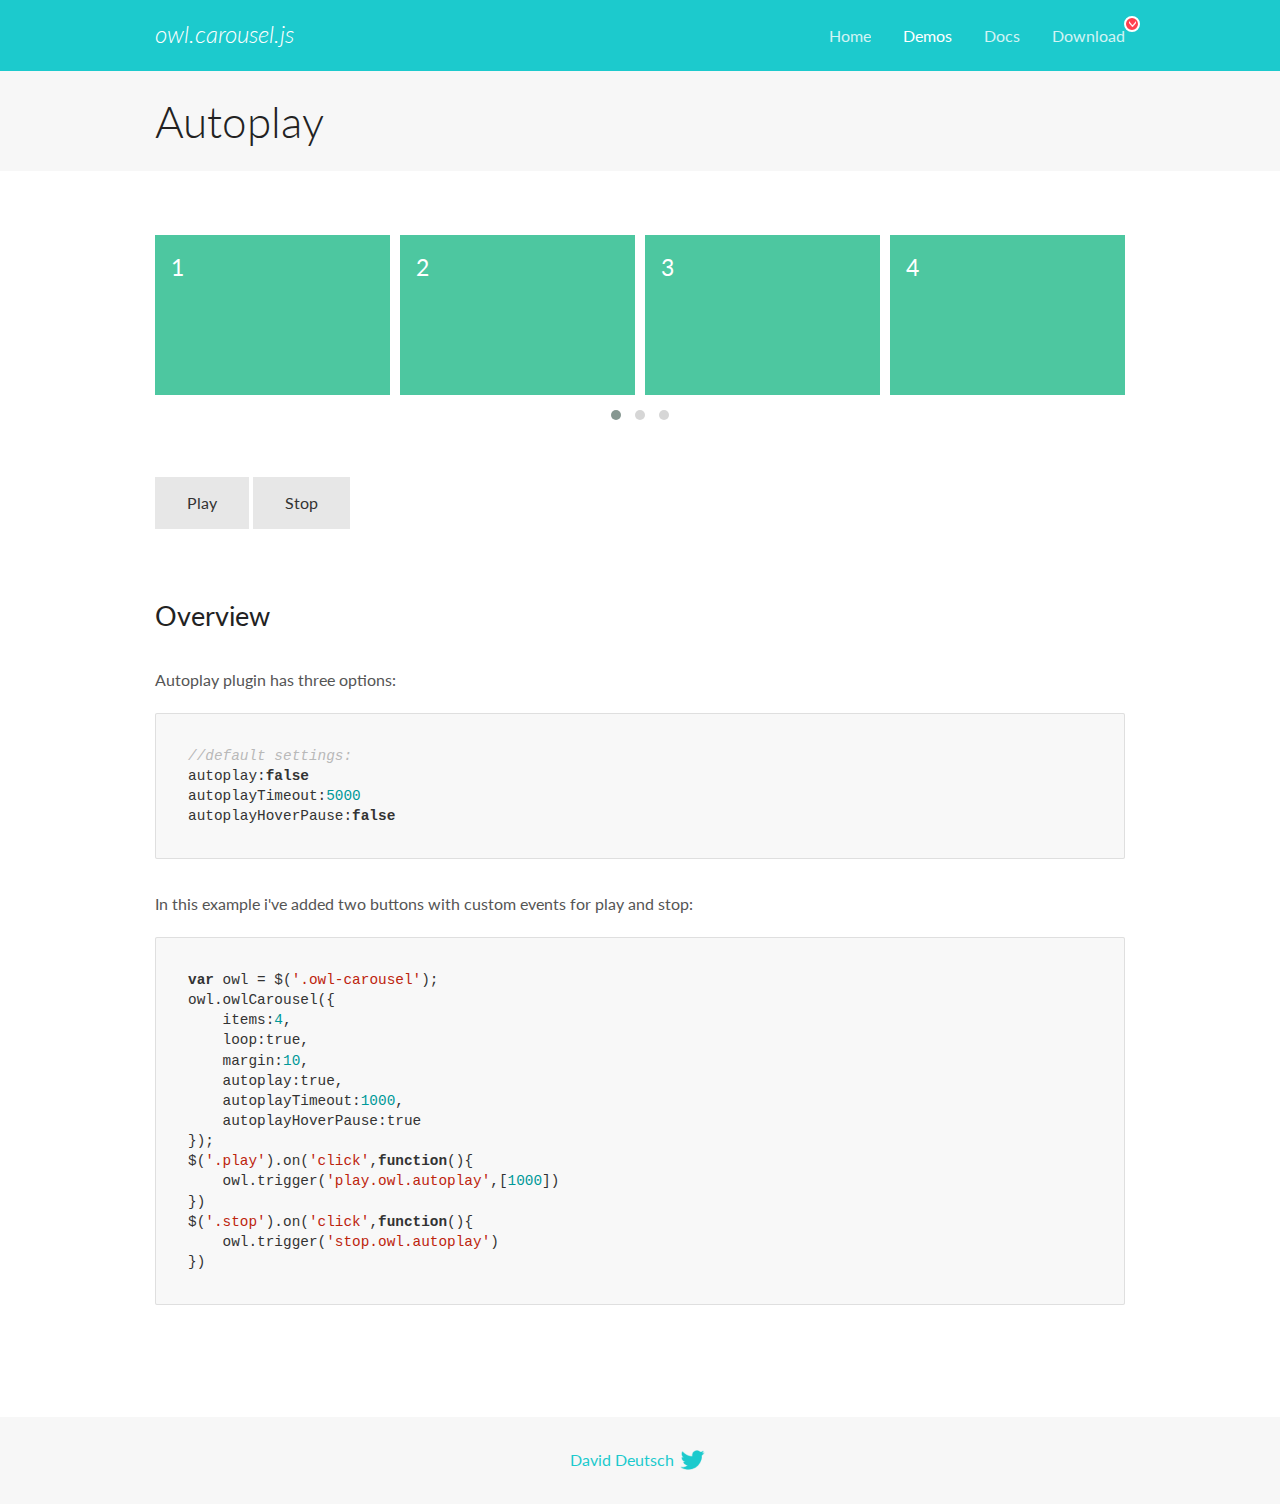
<file: assets/OwlCarousel2-2.3.4/docs/demos/autoplay.html>
<!DOCTYPE html>
<html lang="en">
  <head>

    <!-- head -->
    <meta charset="utf-8">
    <meta name="msapplication-tap-highlight" content="no" />
    <meta name="viewport" content="width=device-width, initial-scale=1.0" />
    <meta name="description" content="Autoplay usage demo">
    <meta name="author" content="David Deutsch">
    <title>
      Autoplay Demo | Owl Carousel | 2.3.4
    </title>

    <!-- Stylesheets -->
    <link href='https://fonts.googleapis.com/css?family=Lato:300,400,700,400italic,300italic' rel='stylesheet' type='text/css'>
    <link rel="stylesheet" href="../assets/css/docs.theme.min.css">

    <!-- Owl Stylesheets -->
    <link rel="stylesheet" href="../assets/owlcarousel/assets/owl.carousel.min.css">
    <link rel="stylesheet" href="../assets/owlcarousel/assets/owl.theme.default.min.css">

    <!-- HTML5 shim and Respond.js IE8 support of HTML5 elements and media queries -->

    <!--[if lt IE 9]>
      <script src="https://oss.maxcdn.com/libs/html5shiv/3.7.0/html5shiv.js"></script>
      <script src="https://oss.maxcdn.com/libs/respond.js/1.3.0/respond.min.js"></script>
    <![endif]-->

    <!-- Favicons -->
    <link rel="apple-touch-icon-precomposed" sizes="144x144" href="../assets/ico/apple-touch-icon-144-precomposed.png">
    <link rel="shortcut icon" href="../assets/ico/favicon.png">
    <link rel="shortcut icon" href="favicon.ico">

    <!-- Yeah i know js should not be in header. Its required for demos.-->

    <!-- javascript -->
    <script src="../assets/vendors/jquery.min.js"></script>
    <script src="../assets/owlcarousel/owl.carousel.js"></script>
  </head>
  <body>

    <!-- header -->
    <header class="header">
      <div class="row">
        <div class="large-12 columns">
          <div class="brand left">
            <h3>
              <a href="/OwlCarousel2/">owl.carousel.js</a> 
            </h3>
          </div>
          <a id="toggle-nav" class="right">
            <span></span> <span></span> <span></span> 
          </a> 
          <div class="nav-bar">
            <ul class="clearfix">
              <li> <a href="/OwlCarousel2/index.html">Home</a>  </li>
              <li class="active">
                <a href="/OwlCarousel2/demos/demos.html">Demos</a> 
              </li>
              <li> <a href="/OwlCarousel2/docs/started-welcome.html">Docs</a>  </li>
              <li>
                <a href="https://github.com/OwlCarousel2/OwlCarousel2/archive/2.3.4.zip">Download</a> 
                <span class="download"></span> 
              </li>
            </ul>
          </div>
        </div>
      </div>
    </header>

    <!-- title -->
    <section class="title">
      <div class="row">
        <div class="large-12 columns">
          <h1>Autoplay</h1>
        </div>
      </div>
    </section>

    <!--  Demos -->
    <section id="demos">
      <div class="row">
        <div class="large-12 columns">
          <div class="owl-carousel owl-theme">
            <div class="item">
              <h4>1</h4>
            </div>
            <div class="item">
              <h4>2</h4>
            </div>
            <div class="item">
              <h4>3</h4>
            </div>
            <div class="item">
              <h4>4</h4>
            </div>
            <div class="item">
              <h4>5</h4>
            </div>
            <div class="item">
              <h4>6</h4>
            </div>
            <div class="item">
              <h4>7</h4>
            </div>
            <div class="item">
              <h4>8</h4>
            </div>
            <div class="item">
              <h4>9</h4>
            </div>
            <div class="item">
              <h4>10</h4>
            </div>
            <div class="item">
              <h4>11</h4>
            </div>
            <div class="item">
              <h4>12</h4>
            </div>
          </div>
          <a class="button secondary play">Play</a> 
          <a class="button secondary stop">Stop</a> 
          <h3 id="overview">Overview</h3>
          <p>Autoplay plugin has three options:</p>
          <pre><code>//default settings:
autoplay:false
autoplayTimeout:5000
autoplayHoverPause:false</code></pre>
          <p>In this example i&#39;ve added two buttons with custom events for play and stop:</p>
          <pre><code>var owl = $(&#39;.owl-carousel&#39;);
owl.owlCarousel({
    items:4,
    loop:true,
    margin:10,
    autoplay:true,
    autoplayTimeout:1000,
    autoplayHoverPause:true
});
$(&#39;.play&#39;).on(&#39;click&#39;,function(){
    owl.trigger(&#39;play.owl.autoplay&#39;,[1000])
})
$(&#39;.stop&#39;).on(&#39;click&#39;,function(){
    owl.trigger(&#39;stop.owl.autoplay&#39;)
})</code></pre>
          <script>
            $(document).ready(function() {
              var owl = $('.owl-carousel');
              owl.owlCarousel({
                items: 4,
                loop: true,
                margin: 10,
                autoplay: true,
                autoplayTimeout: 1000,
                autoplayHoverPause: true
              });
              $('.play').on('click', function() {
                owl.trigger('play.owl.autoplay', [1000])
              })
              $('.stop').on('click', function() {
                owl.trigger('stop.owl.autoplay')
              })
            })
          </script>
        </div>
      </div>
    </section>

    <!-- footer -->
    <footer class="footer">
      <div class="row">
        <div class="large-12 columns">
          <h5>
            <a href="/OwlCarousel2/docs/support-contact.html">David Deutsch</a> 
            <a id="custom-tweet-button" href="https://twitter.com/share?url=https://github.com/OwlCarousel2/OwlCarousel2&text=Owl Carousel - This is so awesome! " target="_blank"></a> 
          </h5>
        </div>
      </div>
    </footer>

    <!-- vendors -->
    <script src="../assets/vendors/highlight.js"></script>
    <script src="../assets/js/app.js"></script>
  </body>
</html>
</file>
<file: assets/css/button.css>
@import url("https://fonts.googleapis.com/css?family=Raleway");

:root {
  --glow-color:rgb(255, 196, 0);
}

.glowing-btn {
  position: relative;
  color: black;
  cursor: pointer;
  padding: 0.2em 1em;
  border: 0.15em solid  rgb(255, 196, 0);
  border-radius: 0.45em;
  background: rgb(255, 196, 0);
  perspective: 2em;
  font-family: "Raleway", sans-serif;
  font-size: 20px;
  font-weight: 900;
  letter-spacing: 6px;

  
}

.glowing-txt {
  float: left;
  margin-right: -0.8em;
  -webkit-text-shadow: 0 0 0.125em hsl(0 0% 100% / 0.3),
    0 0 0.45em  rgb(255, 196, 0);
  -moz-text-shadow: 0 0 0.125em hsl(0 0% 100% / 0.3),
    0 0 0.45em  rgb(255, 196, 0);
  text-shadow: 0 0 0.125em hsl(0 0% 100% / 0.3), 0 0 0.45em  rgb(255, 196, 0);
  animation: text-flicker 3s linear infinite;
}

.faulty-letter {
  opacity: 0.5;
  animation: faulty-flicker 2s linear infinite;
}

.glowing-btn::before {
  content: "";
  position: absolute;
  top: 0;
  bottom: 0;
  left: 0;
  right: 0;
  opacity: 0.7;
  filter: blur(1em);
  transform: translateY(120%) rotateX(95deg) scale(1, 0.35);
  background: var(--glow-color);
  pointer-events: none;
}

.glowing-btn::after {
  content: "";
  position: absolute;
  top: 0;
  left: 0;
  right: 0;
  bottom: 0;
  opacity: 0;
  z-index: -1;
  background-color: var(--glow-color);
  box-shadow: 0 0 2em 0.2em var(--glow-color);
  transition: opacity 100ms linear;
}

.glowing-btn:hover {
  color: rgba(0, 0, 0, 0.8);
  text-shadow: none;
  animation: none;
}

.glowing-btn:hover .glowing-txt {
  animation: none;
}

.glowing-btn:hover .faulty-letter {
  animation: none;
  text-shadow: none;
  opacity: 1;
}

.glowing-btn:hover:before {
  filter: blur(1.5em);
  opacity: 1;
}

.glowing-btn:hover:after {
  opacity: 1;
}

@keyframes faulty-flicker {
  0% {
    opacity: 0.1;
  }
  2% {
    opacity: 0.1;
  }
  4% {
    opacity: 0.5;
  }
  19% {
    opacity: 0.5;
  }
  21% {
    opacity: 0.1;
  }
  23% {
    opacity: 1;
  }
  80% {
    opacity: 0.5;
  }
  83% {
    opacity: 0.4;
  }

  87% {
    opacity: 1;
  }
}

@keyframes text-flicker {
  0% {
    opacity: 0.1;
  }

  2% {
    opacity: 1;
  }

  8% {
    opacity: 0.1;
  }

  9% {
    opacity: 1;
  }

  12% {
    opacity: 0.1;
  }
  20% {
    opacity: 1;
  }
  25% {
    opacity: 0.3;
  }
  30% {
    opacity: 1;
  }

  70% {
    opacity: 0.7;
  }
  72% {
    opacity: 0.2;
  }

  77% {
    opacity: 0.9;
  }
  100% {
    opacity: 0.9;
  }
}

@keyframes border-flicker {
  0% {
    opacity: 0.1;
  }
  2% {
    opacity: 1;
  }
  4% {
    opacity: 0.1;
  }

  8% {
    opacity: 1;
  }
  70% {
    opacity: 0.7;
  }
  100% {
    opacity: 1;
  }
}


















@media only screen and (min-width: 768.1px)  {
  .wrapper {
    display: flex;
    justify-content: center;
  }
  
  .cta {
      display: flex;
      padding: 10px 25px;
      text-decoration: none;
      font-family: 'Poppins', sans-serif;
      font-size: 17px;
      color: white;
      background: #6225E6;
      transition: 1s;
      box-shadow: 6px 6px 0 black;
      transform: skewX(-15deg);
  }
  
  .cta:focus {
     outline: none; 
  }
  
  .cta:hover {
      transition: 0.5s;
      box-shadow: 10px 10px 0 #FBC638;
      color: rgb(255, 196, 0);
  }
  
  .cta span:nth-child(2) {
      transition: 0.5s;
      margin-right: 0px;
  }
  
  .cta:hover  span:nth-child(2) {
      transition: 0.5s;
      margin-right: 35px;
  }
  
    span {
      transform: skewX(15deg) 
    }
  
    span:nth-child(2) {
      width: 20px;
      margin-left: 10px;
      position: relative;
      top: 0%;
    }
    
  /**************SVG****************/
  
  path.one {
      transition: 0.4s;
      transform: translateX(-60%);
  }
  
  path.two {
      transition: 0.5s;
      transform: translateX(-30%);
  }
  
  .cta:hover path.three {
      animation: color_anim 1s infinite 0.2s;
  }
  
  .cta:hover path.one {
      transform: translateX(0%);
      animation: color_anim 1s infinite 0.6s;
  }
  
  .cta:hover path.two {
      transform: translateX(0%);
      animation: color_anim 1s infinite 0.4s;
  }
  
  /* SVG animations */
  
  @keyframes color_anim {
      0% {
          fill: white;
      }
      50% {
          fill: #FBC638;
      }
      100% {
          fill: white;
      }
  }
}


 @media only screen and (min-width: 389px) and (max-width: 768.1px) {
  
  .wrapper {
    display: flex;
    justify-content: center;
  }
  
  .cta {
      display: flex;
      padding: 10px 25px;
      text-decoration: none;
      font-family: 'Poppins', sans-serif;
      font-size: 17px;
      color: white;
      background: #6225E6;
      transition: 0.3s;
      box-shadow: 6px 6px 0 black;
      transform: skewX(-15deg);
  }
  .cta:focus{
    color: white;
  }
 
  .cta span:nth-child(2) {
      transition: 0.5s;
      margin-right: 0px;
  }
  
    span {
      transform: skewX(15deg) 
    }
  
    span:nth-child(2) {
      width: 20px;
      margin-left: 10px;
      position: relative;
      top: 0%;
    }
    

  path.one {
      transition: 0.4s;
      transform: translateX(-60%);
  }  
}
</file>
<file: assets/css/hamburgermenu.css>
@import url('https://fonts.googleapis.com/css2?family=Quicksand:wght@500&display=swap');
/**********ul.toogle*********/
.container ul.toggle{
    z-index: 5;
    width: 30px;   
    height: 25px;
    cursor: pointer;
    padding-left: 0px;
}
.container ul.toggle li{
    position: absolute;
    transform: translateY(-50%);
    height: 1px;  width: 30px;
    list-style: none;
    background: black;
    transition: .9s;
}
.container ul.toggle li:nth-of-type(1){
    top:55%;
}
.container ul.toggle li:nth-of-type(2){
    top: 75%;
}
.container ul.toggle li:nth-of-type(3){
    top: 95%;
}
.container ul.toggle.active li:nth-of-type(1){
    top: 70%;
    transform: translateY(-50%) rotate(45deg);
}
.container ul.toggle.active li:nth-of-type(2){
    left: -100%;
    opacity: 0;
}
.container ul.toggle.active li:nth-of-type(3){
    top: 70%;
    transform: translateY(-50%) rotate(-45deg);
}

/******Sidebar******/
.container .sidebar{
    position: fixed;
    top: 0;  left: -350px;
    background: #262626;
    width: 350px;   height: 100vh;
    box-sizing: border-box;
    padding: 50px 40px;
    text-align: center;
    transition: .9s;
    z-index: 4;
}
.container .sidebar.active{
    left: 0;
}
.container .sidebar img{
    position: relative;
    width: 150px;  height: 150px;
    border-radius: 50%;
    background: #fff;    
    left: 15px;
}
.container .sidebar img:hover{
    background:#ff5722;
}
.container .sidebar ul.menu{
    position: relative;
    text-align: center;
    width: 100%;
    margin-top: 20px;
}
.container .sidebar ul.menu li{
    list-style: none;
}
.container .sidebar ul.menu li a{
    display: inline-block;
    position: relative;
    text-decoration: none;  text-transform: uppercase;
    color: #fff;
    width: 100%;  padding: 10px 0;
    box-sizing: border-box;
    font-size: 20px;
}
.container .sidebar ul.menu li:hover a{
    background: #ff5722;
}
.container .sidebar ul.social-icon{
    position: relative;
    margin-top: 30%;
    width: 100%;   height: 55px;
}
.container .sidebar ul.social-icon li{
    list-style: none;
    width: calc(100% /5);  height: 100%;
    float: left;
}
.container .sidebar ul.social-icon li a{
    text-decoration: none;
    display: inline-block; 
    width: 100%;   height: 100%; 
    position: relative;
    color: #fff;  
    border-radius: 50%;
    font-size: 25px;    
}
.container .sidebar ul.social-icon li:hover a{
    background: #ff5722;
}
.container .sidebar ul.social-icon a .fa{
    line-height: 55px;
}
</file>
<file: assets/scss/login.css>
* {
  margin: 0;
  padding: 0;
  box-sizing: border-box;
}/*# sourceMappingURL=login.css.map */
</file>
<file: assets/scss/register.css>
header {
  position: relative;
  z-index: 23;
}
@media screen and (min-width: 768.1px) {
  header #topheader .container-fluid {
    color: rgba(56, 67, 73, 0.9647058824);
    font-weight: 600;
    letter-spacing: 0.5px;
  }
  header #topheader .container-fluid a {
    color: rgba(56, 67, 73, 0.9647058824);
  }
  header #topheader .container-fluid .leftside {
    margin-top: 30px;
    display: flex;
    align-items: center;
  }
  header #topheader .container-fluid .leftside i {
    margin-top: 5px;
    margin-left: 18px;
    font-size: 18px;
  }
  header #topheader .container-fluid .leftside p {
    margin-left: 10px;
  }
  header #topheader .container-fluid .leftside .email {
    margin-left: 20px;
  }
  header #topheader .container-fluid .leftside .email p {
    display: inline-block;
  }
  header #topheader .container-fluid .rightside {
    margin-top: 30px;
    justify-content: end;
  }
  header #topheader .container-fluid .rightside i {
    margin-left: 18px;
    font-size: 18px;
  }
  header #bottomheader .logoside ul {
    display: flex;
    justify-content: space-between;
    align-items: end;
  }
  header #bottomheader .logoside ul li {
    font-family: "Poppins", sans-serif;
    list-style: none;
  }
  header #bottomheader .logoside ul li a {
    text-decoration: none;
    color: rgba(56, 67, 73, 0.9647058824);
    font-weight: 600;
    letter-spacing: 0.5px;
  }
  header #bottomheader .logoside ul li img {
    margin-bottom: 5px;
    width: 200px;
  }
  header #bottomheader .basketside {
    display: flex;
    align-items: end;
    margin-bottom: 20px;
    font-size: 18px;
    justify-content: end;
    color: rgb(59, 75, 86);
  }
  header #bottomheader .basketside i {
    color: rgb(210, 187, 57);
  }
}
@media only screen and (min-width: 391.8px) and (max-width: 768.1px) {
  header #topheader .container-fluid {
    color: rgba(56, 67, 73, 0.9647058824);
    font-weight: 600;
    letter-spacing: 0.5px;
  }
  header #topheader .container-fluid a {
    color: rgba(56, 67, 73, 0.9647058824);
  }
  header #topheader .container-fluid .leftside {
    margin-top: 30px;
    display: flex;
    align-items: center;
  }
  header #topheader .container-fluid .leftside i {
    margin-top: 5px;
    margin-left: 18px;
    font-size: 18px;
  }
  header #topheader .container-fluid .leftside p {
    margin-left: 10px;
  }
  header #topheader .container-fluid .leftside .email {
    margin-left: 20px;
  }
  header #topheader .container-fluid .leftside .email p {
    display: inline-block;
  }
  header #topheader .container-fluid .rightside {
    margin-top: 30px;
    justify-content: end;
  }
  header #topheader .container-fluid .rightside i {
    margin-left: 18px;
    font-size: 18px;
  }
  header #bottomheader .mobile-logo img {
    width: 200px;
  }
  header #bottomheader .basketside {
    position: relative;
    display: flex;
    align-items: end;
    margin-bottom: 20px;
    font-size: 18px;
    justify-content: end;
    color: rgb(59, 75, 86);
  }
  header #bottomheader .basketside i {
    color: rgb(210, 187, 57);
    margin-right: 20px;
    margin-top: 20px;
    font-size: 21px;
  }
}
@media screen and (max-width: 391px) {
  header #topheader .leftside {
    display: none !important;
  }
  header #topheader .rightside {
    display: flex !important;
    justify-content: space-between !important;
    margin-top: 13px !important;
    margin-top: 30px;
    justify-content: end;
  }
  header #topheader .rightside a {
    color: #697e8a;
  }
  header #topheader .rightside i {
    font-size: 15px;
    padding-left: 3px;
  }
  header #topheader .rightside i {
    margin-left: 18px;
    font-size: 18px;
  }
  header #bottomheader .mobile-logo img {
    width: 200px;
  }
}
@media screen and (max-width: 391px) and (max-width: 391px) {
  header #bottomheader .mobile-logo {
    display: none !important;
  }
}
@media screen and (max-width: 391px) {
  header #bottomheader .logoside {
    display: none;
  }
}
@media screen and (max-width: 391px) {
  header #bottomheader .basketside {
    position: relative;
    display: flex;
    align-items: end;
    margin-bottom: 20px;
    font-size: 18px;
    justify-content: end;
    color: rgb(59, 75, 86);
  }
  header #bottomheader .basketside i {
    color: rgb(210, 187, 57);
    margin-right: 20px;
    margin-top: 20px;
    font-size: 21px;
  }
}
header .basket-menu {
  height: 100vh;
  background-color: white;
  position: absolute;
  width: 34%;
  top: 0px;
  right: 0px;
  padding: 25px 24px;
}
@media only screen and (min-width: 391.8px) and (max-width: 768.1px) {
  header .basket-menu {
    height: 62vh;
    width: 50%;
  }
  header .basket-menu .items {
    height: 38vh !important;
    overflow-y: scroll;
  }
  header .basket-menu .items .desc {
    margin-left: 10px;
  }
}
@media screen and (max-width: 391px) {
  header .basket-menu {
    height: 47vh;
    width: 70%;
    padding: 10px;
  }
  header .basket-menu .items {
    height: 30vh !important;
  }
  header .basket-menu .items .item {
    margin-top: 9px !important;
  }
  header .basket-menu .items .item .image {
    width: 25% !important;
  }
  header .basket-menu .items .item .image img {
    width: 100%;
    margin-top: 10px;
  }
  header .basket-menu .items .item .desc .about {
    margin-left: 10px;
  }
  header .basket-menu .items .item .desc .about h6 {
    font-size: 15px;
  }
  header .basket-menu .items .item .desc h5 {
    font-size: 15px;
    margin-top: -10px;
    margin-left: 10px;
  }
  header .basket-menu .subtotal {
    margin-top: 0px !important;
  }
  header .basket-menu .subtotal h4 {
    font-size: 15px;
  }
  header .basket-menu .button {
    position: absolute;
    bottom: 15px;
    left: 2%;
  }
  header .basket-menu .button button {
    background-color: #193555;
    padding: 15px 20px !important;
    font-size: 14px !important;
    font-weight: 600;
    color: white;
  }
  header .basket-menu .closebutton {
    position: absolute;
    right: 15px;
    bottom: 20px;
  }
  header .basket-menu .closebutton button {
    padding: 5px 20px;
  }
}
header .basket-menu .title {
  display: flex;
  justify-content: space-between;
}
header .basket-menu .title h5 {
  display: inline;
}
header .basket-menu .title .X {
  padding: 10px;
}
header .basket-menu .items::-webkit-scrollbar {
  display: none;
}
header .basket-menu .items {
  height: 67vh;
  overflow-y: scroll;
  padding-right: 10px;
}
header .basket-menu .items .item {
  margin-top: 30px;
  display: flex;
  justify-content: space-between;
}
header .basket-menu .items .item .image {
  width: 28%;
  display: inline-block;
}
header .basket-menu .items .item .image img {
  width: 100%;
  -o-object-fit: contain;
     object-fit: contain;
}
header .basket-menu .items .item .desc .about {
  width: 75%;
}
header .basket-menu .items .item .desc h6 {
  margin-top: 30px;
  display: inline;
}
header .basket-menu .subtotal {
  margin-top: 60px;
  display: flex;
  justify-content: space-between;
}
header .basket-menu .subtotal h4 {
  text-transform: uppercase;
  display: inline;
}
header .basket-menu .subtotal h6 {
  font-size: 30px;
  font-weight: 500;
  color: red;
}
header .basket-menu .button {
  position: absolute;
  bottom: 15px;
  left: 2%;
}
header .basket-menu .button button {
  background-color: #193555;
  padding: 15px 50px;
  font-size: 20px;
  font-weight: 600;
  color: white;
}
header .basket-menu .closebutton {
  position: absolute;
  right: 15px;
  bottom: 20px;
}
header .basket-menu .closebutton button {
  padding: 5px 20px;
}

body {
  background-image: url(../images/slider/bg.jpg);
  height: 100vh;
  background-position: center center;
}

.allform {
  margin-top: 50px;
}
.allform h3 {
  font-weight: 300;
  font-size: 1.75rem;
  color: white;
  margin-bottom: 30px;
  text-align: center;
}
.allform .col-lg-5 {
  border: 1px solid black;
  padding: 80px 30px;
  margin: 0 auto;
  margin-bottom: 100px;
  border-radius: 10%;
  background-color: rgba(2, 2, 2, 0.615);
}
@media screen and (max-width: 391px) {
  .allform .col-lg-5 {
    border-radius: 4%;
  }
}
.allform .col-lg-5 .form-control {
  border-radius: 50px;
  padding: 14px 14px;
  background-color: rgba(112, 112, 112, 0.432);
  color: white;
  font-size: 16px;
  font-weight: 500;
}
.allform .col-lg-5 .form-control::-moz-placeholder {
  color: white;
  font-weight: 500;
}
.allform .col-lg-5 .form-control::placeholder {
  color: white;
  font-weight: 500;
}
.allform .col-lg-5 .checkbox {
  background-color: rgba(218, 207, 207, 0.63);
}
.allform .col-lg-5 label {
  color: white;
}
.allform .col-lg-5 button {
  width: 100%;
  padding: 15px 0px;
  border-radius: 40px;
  background: #fbceb5;
  color: black;
  font-size: 17px;
  font-weight: 500;
  text-transform: uppercase;
  cursor: pointer;
}
.allform .col-lg-5 button:focus {
  outline: none;
}/*# sourceMappingURL=register.css.map */
</file>
